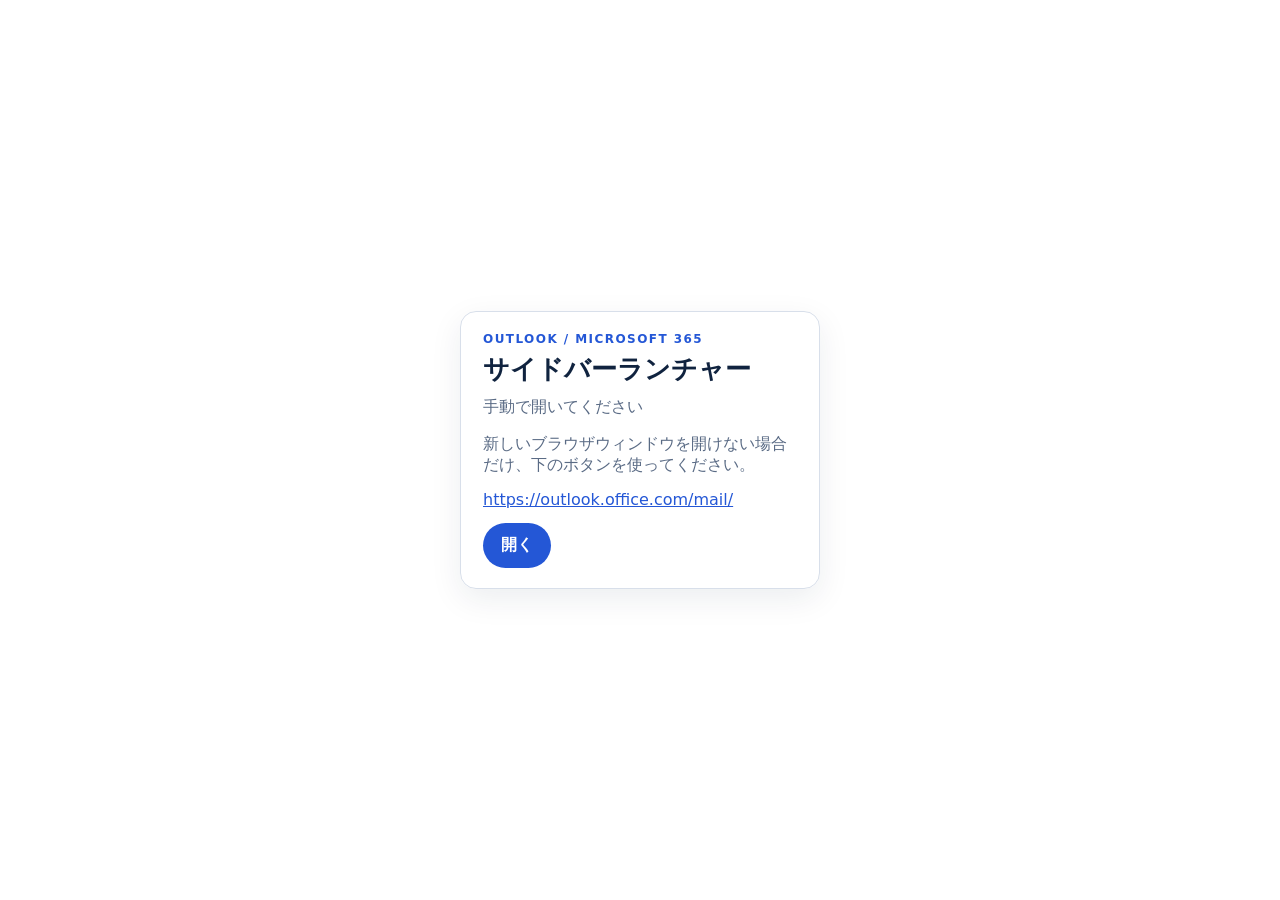
<file: web/index.html>
<!DOCTYPE html>
<html lang="ja">
<head>
  <meta charset="utf-8">
  <meta name="viewport" content="width=device-width, initial-scale=1">
  <title>サイドバーランチャー</title>
  <link rel="stylesheet" href="styles.css">
  <script src="https://res.cdn.office.net/teams-js/2.34.0/js/MicrosoftTeams.min.js" crossorigin="anonymous"></script>
  <script src="shared.js" defer></script>
  <script src="index.js" defer></script>
</head>
<body>
  <main class="launcher-shell">
    <section id="fallback-panel" class="launcher-panel" hidden>
      <p class="eyebrow">Outlook / Microsoft 365</p>
      <h1>サイドバーランチャー</h1>
      <p id="tab-status" class="status">開けませんでした</p>
      <p class="hint">新しいブラウザウィンドウを開けない場合だけ、下のボタンを使ってください。</p>
      <p class="link-row"><a id="tab-link" href="#" target="_blank" rel="noreferrer">-</a></p>
      <div>
        <button id="open-button" type="button">開く</button>
      </div>
    </section>
  </main>
</body>
</html>
</file>
<file: web/styles.css>
:root {
  color-scheme: light;
  --bg: #f5f7fb;
  --panel: #ffffff;
  --panel-border: #d8dfea;
  --text: #10233f;
  --muted: #5a6b85;
  --accent: #2457d6;
  --accent-soft: #e8efff;
  --shadow: 0 10px 32px rgba(16, 35, 63, 0.08);
}

* {
  box-sizing: border-box;
}

html,
body {
  margin: 0;
  min-height: 100%;
  background:
    radial-gradient(circle at top left, rgba(36, 87, 214, 0.12), transparent 35%),
    linear-gradient(180deg, #ffffff 0%, var(--bg) 100%);
  color: var(--text);
  font-family: "Segoe UI", system-ui, -apple-system, BlinkMacSystemFont, sans-serif;
}

body {
  min-height: 100vh;
}

a {
  color: var(--accent);
}

.shell,
.dialog-shell,
.launcher-shell,
.dialog-redirect-shell {
  min-height: 100vh;
  display: grid;
  place-items: center;
  padding: 20px;
}

.card,
.dialog-body,
.dialog-header {
  background: var(--panel);
  border: 1px solid var(--panel-border);
  border-radius: 16px;
  box-shadow: var(--shadow);
}

.card {
  width: min(100%, 520px);
  padding: 24px;
}

.dialog-shell {
  align-content: start;
  gap: 12px;
}

.dialog-header {
  width: min(100%, 1100px);
  padding: 18px 20px;
  display: flex;
  align-items: center;
  justify-content: space-between;
  gap: 16px;
}

.dialog-body {
  width: min(100%, 1100px);
  padding: 16px;
}

.eyebrow {
  margin: 0 0 8px;
  color: var(--accent);
  font-size: 12px;
  font-weight: 700;
  letter-spacing: 0.12em;
  text-transform: uppercase;
}

h1 {
  margin: 0 0 12px;
  font-size: 26px;
  line-height: 1.2;
}

.status {
  margin: 0 0 16px;
  color: var(--muted);
}

.meta {
  margin: 0;
  display: grid;
  gap: 14px;
}

.meta dt {
  font-size: 12px;
  color: var(--muted);
  text-transform: uppercase;
  letter-spacing: 0.08em;
}

.meta dd {
  margin: 4px 0 0;
  word-break: break-word;
}

button {
  appearance: none;
  border: 0;
  border-radius: 999px;
  background: var(--accent);
  color: white;
  font: inherit;
  font-weight: 600;
  padding: 12px 18px;
  cursor: pointer;
}

.dialog-body {
  min-height: calc(100vh - 120px);
}

.target-frame {
  width: 100%;
  min-height: calc(100vh - 220px);
  border: 1px solid var(--panel-border);
  border-radius: 12px;
  background: white;
}

.fallback {
  margin: 12px 0 0;
  color: var(--muted);
}

.launcher-shell,
.dialog-redirect-shell {
  padding: 0;
  background: #ffffff;
}

.launcher-panel,
.dialog-redirect-panel {
  width: min(100%, 360px);
  padding: 20px 22px;
  background: rgba(255, 255, 255, 0.96);
  border: 1px solid var(--panel-border);
  border-radius: 16px;
  box-shadow: var(--shadow);
}

.hint,
.link-row {
  margin: 0 0 14px;
  color: var(--muted);
  word-break: break-word;
}

body[data-state="launched"] .launcher-panel {
  display: none;
}

body[data-state="launched"] {
  background: #ffffff;
}

@media (max-width: 640px) {
  .dialog-header {
    flex-direction: column;
    align-items: flex-start;
  }

  h1 {
    font-size: 22px;
  }
}
</file>
